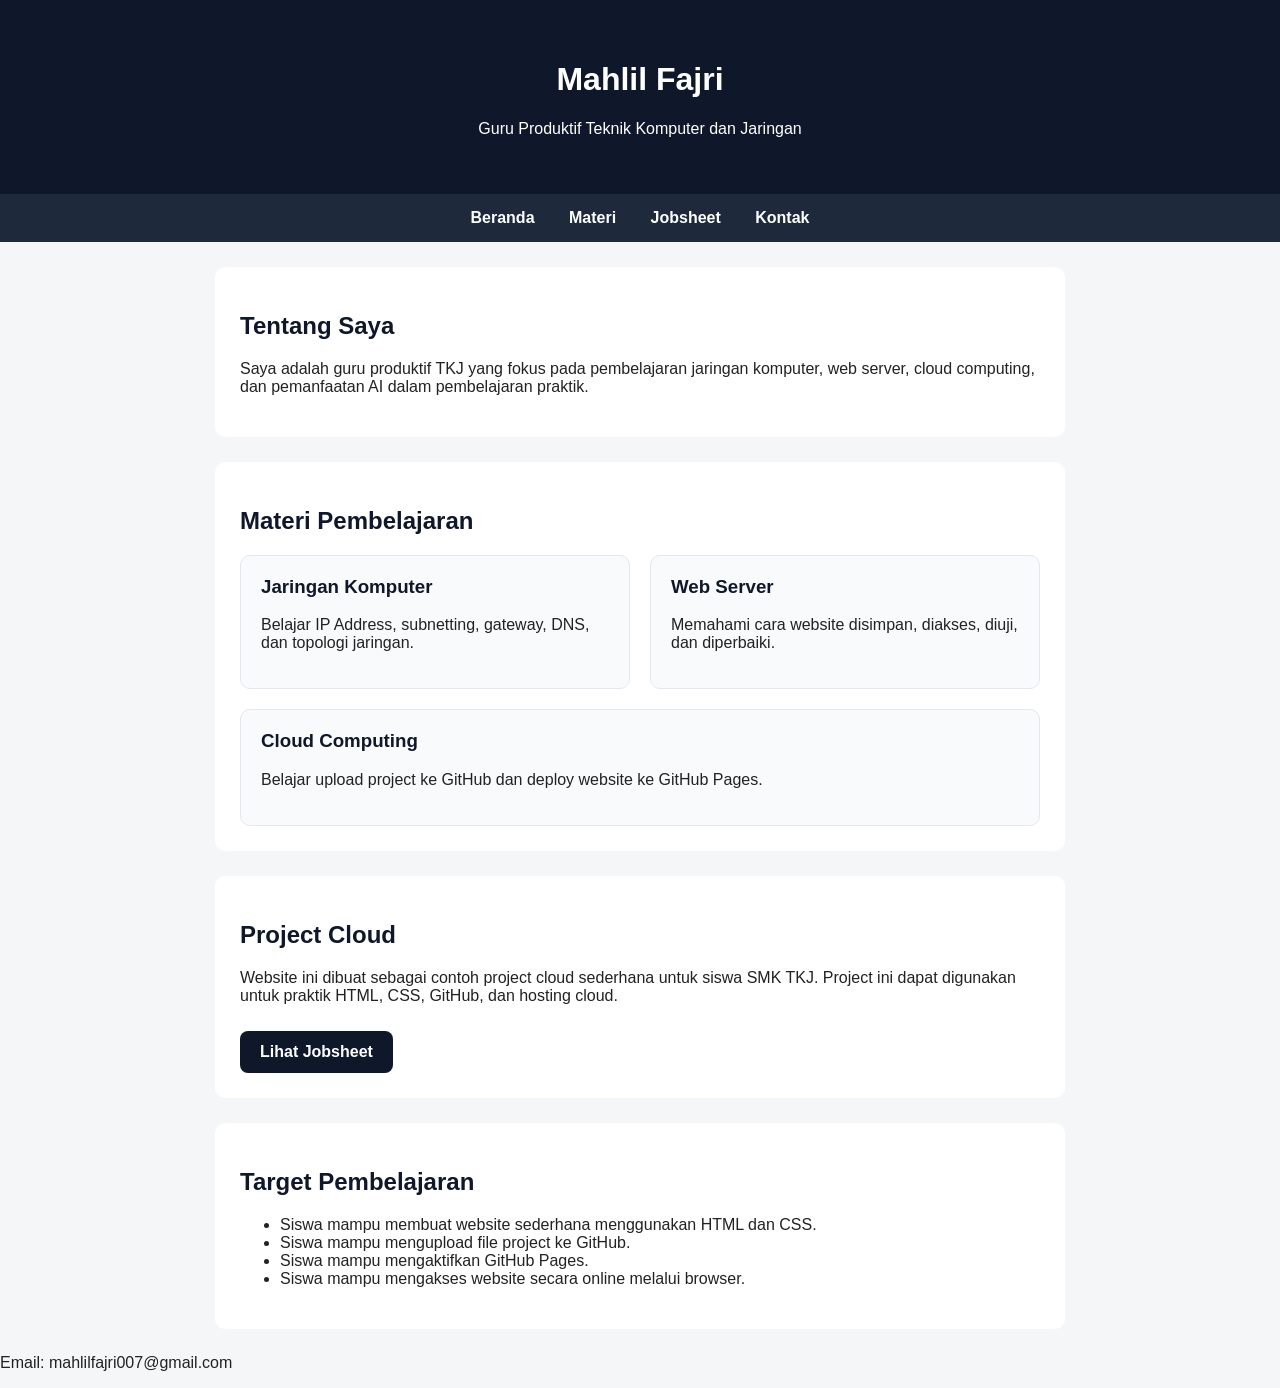
<file: index.html>
<!DOCTYPE html>
<html lang="id">
<head>
  <meta charset="UTF-8">
  <title>Portofolio Guru TKJ</title>
  <link rel="stylesheet" href="style.css">
</head>
<body>

  <header>
    <h1>Mahlil Fajri</h1>
    <p>Guru Produktif Teknik Komputer dan Jaringan</p>
  </header>

  <nav>
    <a href="index.html">Beranda</a>
    <a href="materi.html">Materi</a>
    <a href="jobsheet.html">Jobsheet</a>
    <a href="kontak.html">Kontak</a>
  </nav>
  
<section>
  <h2>Tentang Saya</h2>
  <p>
    Saya adalah guru produktif TKJ yang fokus pada pembelajaran jaringan komputer,
    web server, cloud computing, dan pemanfaatan AI dalam pembelajaran praktik.
  </p>
</section>

<section>
  <h2>Materi Pembelajaran</h2>

  <div class="card-container">
    <div class="card">
      <h3>Jaringan Komputer</h3>
      <p>Belajar IP Address, subnetting, gateway, DNS, dan topologi jaringan.</p>
    </div>

    <div class="card">
      <h3>Web Server</h3>
      <p>Memahami cara website disimpan, diakses, diuji, dan diperbaiki.</p>
    </div>

    <div class="card">
      <h3>Cloud Computing</h3>
      <p>Belajar upload project ke GitHub dan deploy website ke GitHub Pages.</p>
    </div>
  </div>
</section>

<section>
  <h2>Project Cloud</h2>
  <p>
    Website ini dibuat sebagai contoh project cloud sederhana untuk siswa SMK TKJ.
    Project ini dapat digunakan untuk praktik HTML, CSS, GitHub, dan hosting cloud.
  </p>

  <a class="button" href="jobsheet.html">Lihat Jobsheet</a>
</section>

<section>
  <h2>Target Pembelajaran</h2>
  <ul>
    <li>Siswa mampu membuat website sederhana menggunakan HTML dan CSS.</li>
    <li>Siswa mampu mengupload file project ke GitHub.</li>
    <li>Siswa mampu mengaktifkan GitHub Pages.</li>
    <li>Siswa mampu mengakses website secara online melalui browser.</li>
  </ul>
</section>

</section>
    <p>Email: mahlilfajri007@gmail.com</p>
  </footer>

</body>
</html>
</file>
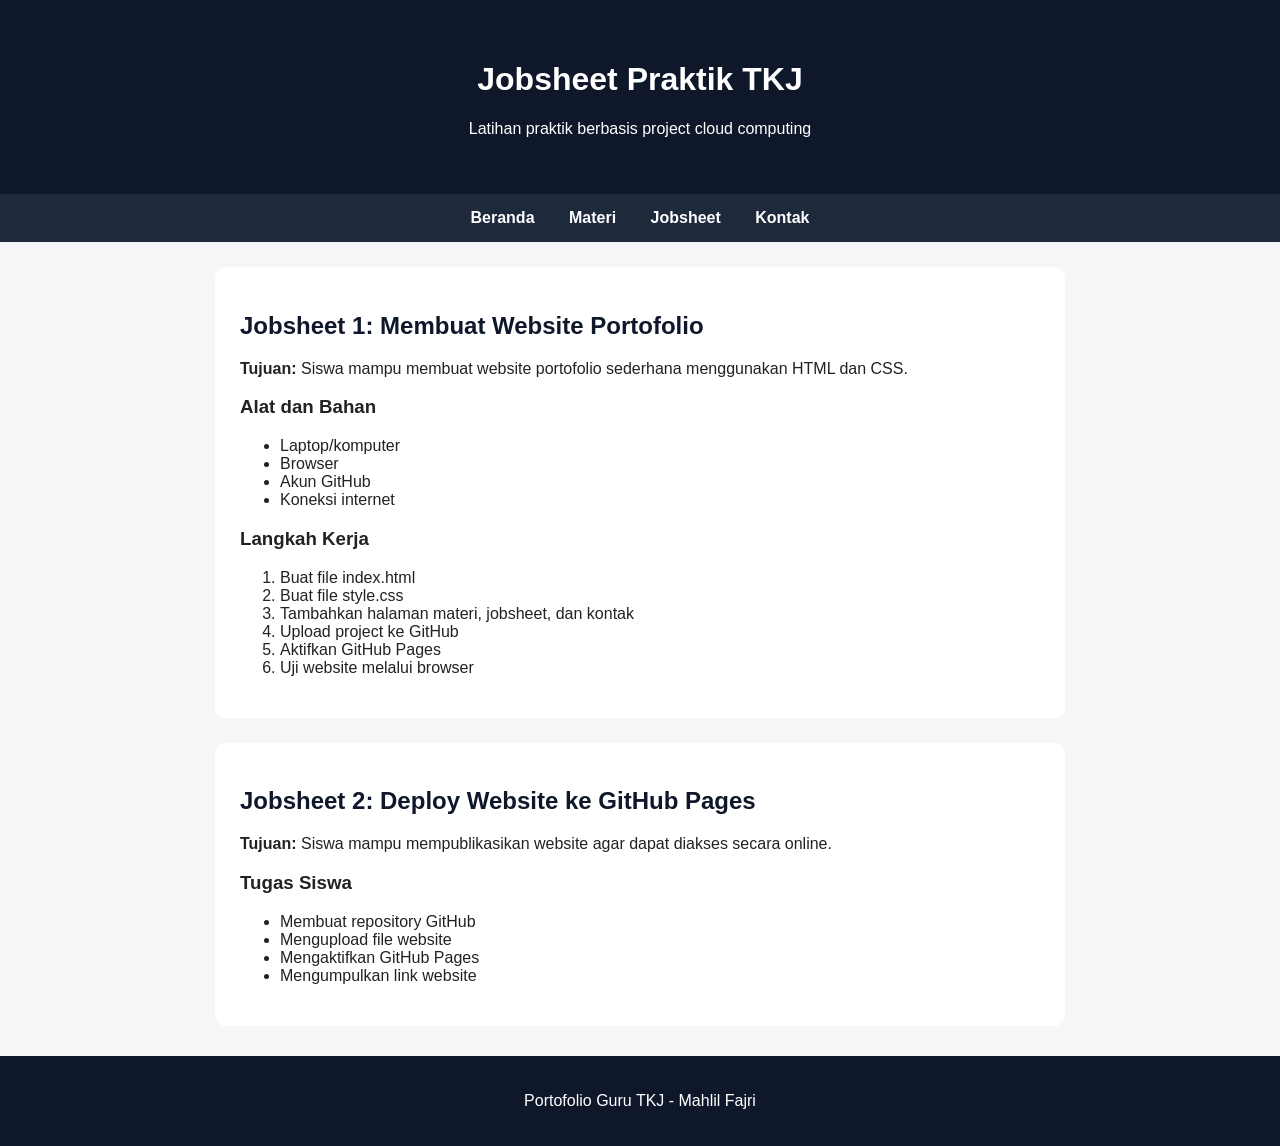
<file: jobsheet.html>
<!DOCTYPE html>
<html lang="id">
<head>
  <meta charset="UTF-8">
  <title>Jobsheet Praktik TKJ</title>
  <link rel="stylesheet" href="style.css">
</head>
<body>

<header>
  <h1>Jobsheet Praktik TKJ</h1>
  <p>Latihan praktik berbasis project cloud computing</p>
</header>

<nav>
  <a href="index.html">Beranda</a>
  <a href="materi.html">Materi</a>
  <a href="jobsheet.html">Jobsheet</a>
  <a href="kontak.html">Kontak</a>
</nav>

<section>
  <h2>Jobsheet 1: Membuat Website Portofolio</h2>
  <p><b>Tujuan:</b> Siswa mampu membuat website portofolio sederhana menggunakan HTML dan CSS.</p>

  <h3>Alat dan Bahan</h3>
  <ul>
    <li>Laptop/komputer</li>
    <li>Browser</li>
    <li>Akun GitHub</li>
    <li>Koneksi internet</li>
  </ul>

  <h3>Langkah Kerja</h3>
  <ol>
    <li>Buat file index.html</li>
    <li>Buat file style.css</li>
    <li>Tambahkan halaman materi, jobsheet, dan kontak</li>
    <li>Upload project ke GitHub</li>
    <li>Aktifkan GitHub Pages</li>
    <li>Uji website melalui browser</li>
  </ol>
</section>

<section>
  <h2>Jobsheet 2: Deploy Website ke GitHub Pages</h2>
  <p><b>Tujuan:</b> Siswa mampu mempublikasikan website agar dapat diakses secara online.</p>

  <h3>Tugas Siswa</h3>
  <ul>
    <li>Membuat repository GitHub</li>
    <li>Mengupload file website</li>
    <li>Mengaktifkan GitHub Pages</li>
    <li>Mengumpulkan link website</li>
  </ul>
</section>

<footer>
  <p>Portofolio Guru TKJ - Mahlil Fajri</p>
</footer>

</body>
</html>
</file>
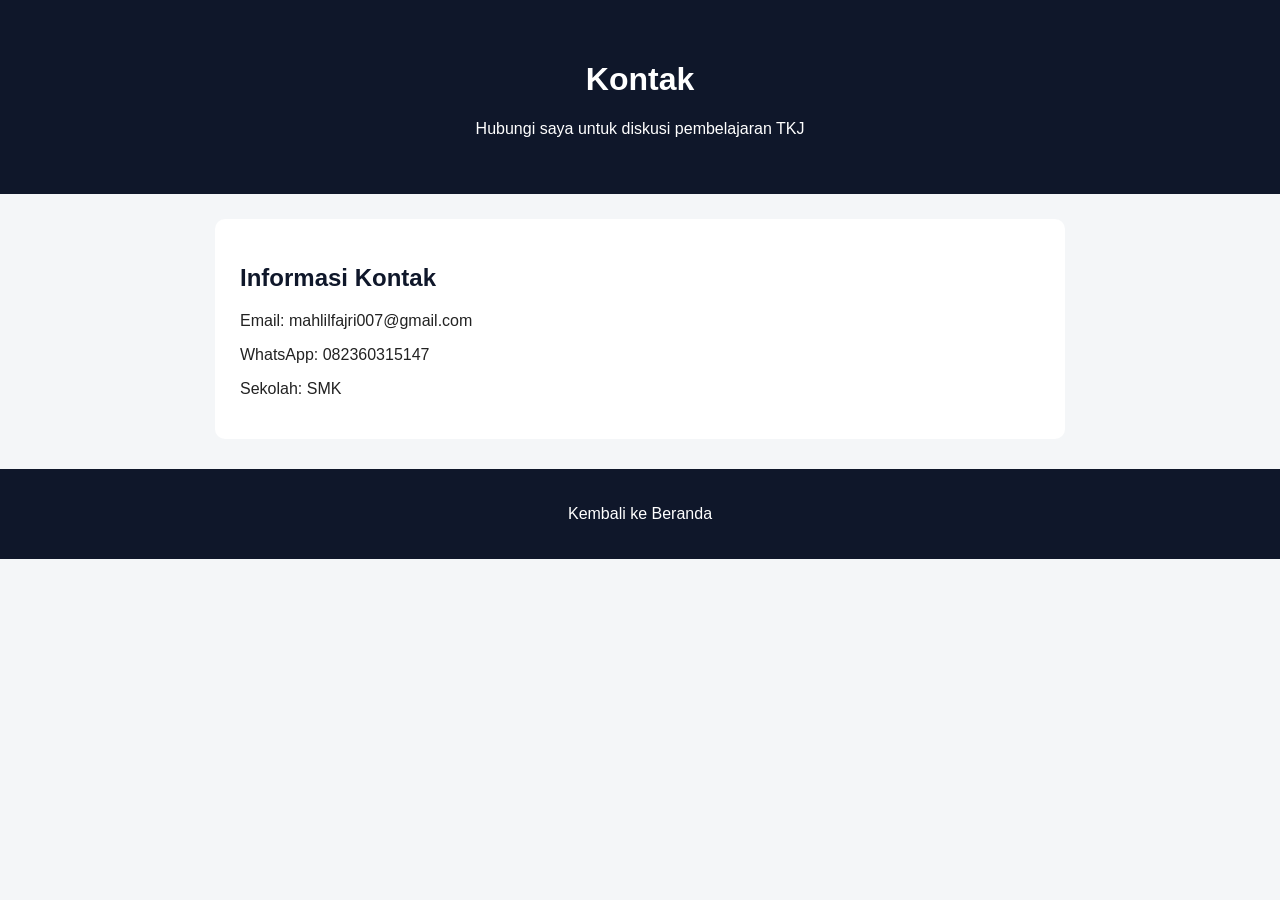
<file: kontak.html>
<!DOCTYPE html>
<html lang="id">
<head>
  <meta charset="UTF-8">
  <title>Kontak</title>
  <link rel="stylesheet" href="style.css">
</head>
<body>

  <header>
    <h1>Kontak</h1>
    <p>Hubungi saya untuk diskusi pembelajaran TKJ</p>
  </header>

  <section>
    <h2>Informasi Kontak</h2>
    <p>Email: mahlilfajri007@gmail.com</p>
    <p>WhatsApp: 082360315147</p>
    <p>Sekolah: SMK</p>
  </section>

  <footer>
    <p><a href="index.html">Kembali ke Beranda</a></p>
  </footer>

</body>
</html>
</file>
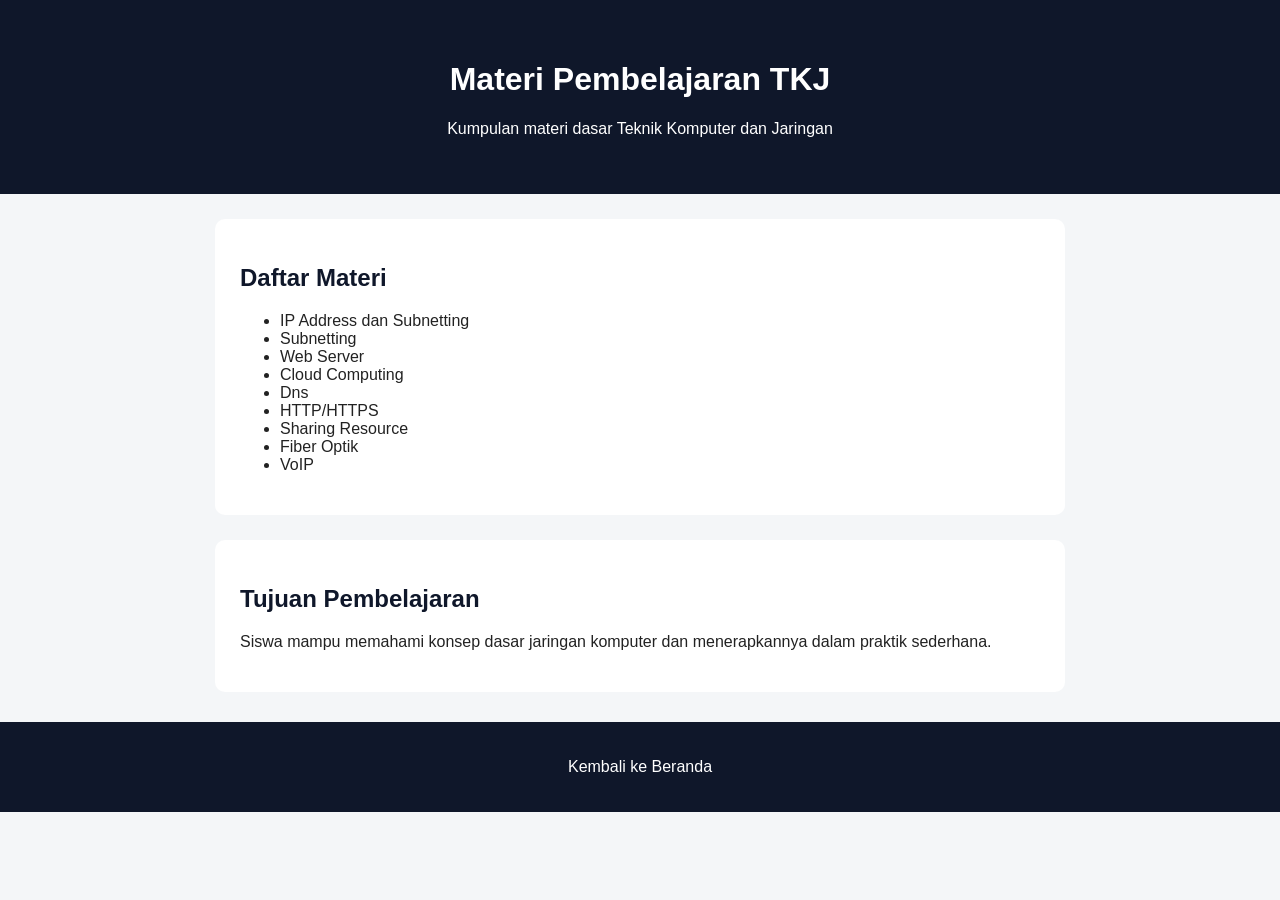
<file: materi.html>
<!DOCTYPE html>
<html lang="id">
<head>
  <meta charset="UTF-8">
  <title>Materi TKJ</title>
  <link rel="stylesheet" href="style.css">
</head>
<body>

  <header>
    <h1>Materi Pembelajaran TKJ</h1>
    <p>Kumpulan materi dasar Teknik Komputer dan Jaringan</p>
  </header>

  <section>
    <h2>Daftar Materi</h2>
    <ul>
      <li>IP Address dan Subnetting</li>
      <li>Subnetting</li> 
      <li>Web Server</li>
      <li>Cloud Computing</li>
      <li>Dns</li>
      <li>HTTP/HTTPS</li>
      <li>Sharing Resource</li>
      <li>Fiber Optik</li>
      <li>VoIP</li>
    
    </ul>
  </section>

  <section>
    <h2>Tujuan Pembelajaran</h2>
    <p>Siswa mampu memahami konsep dasar jaringan komputer dan menerapkannya dalam praktik sederhana.</p>
  </section>

  <footer>
    <p><a href="index.html">Kembali ke Beranda</a></p>
  </footer>

</body>
</html>
</file>
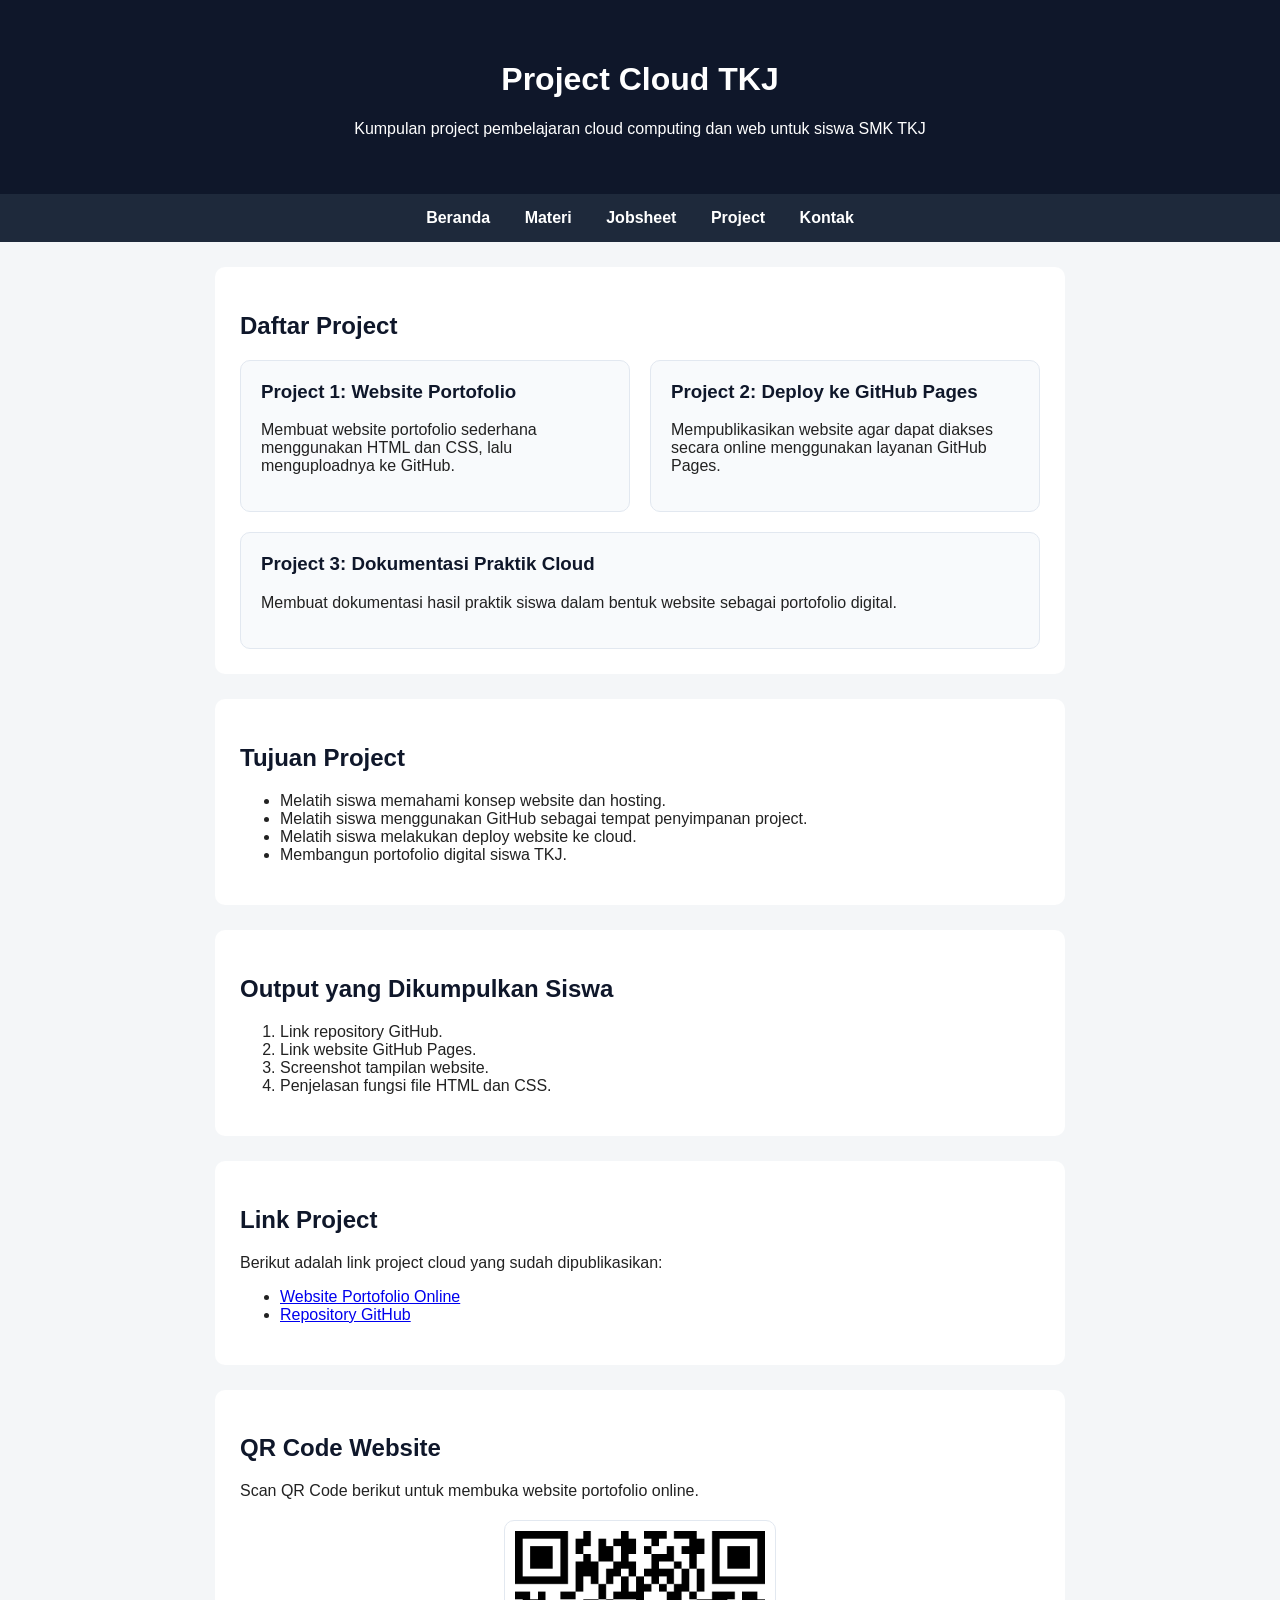
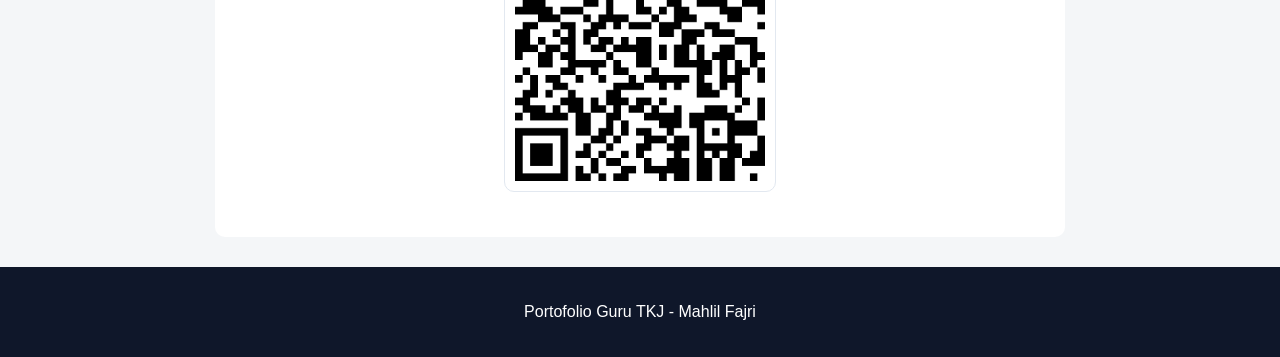
<file: project.html>
<!DOCTYPE html>
<html lang="id">
<head>
  <meta charset="UTF-8">
  <title>Project Cloud TKJ</title>
  <link rel="stylesheet" href="style.css">
</head>
<body>

<header>
  <h1>Project Cloud TKJ</h1>
  <p>Kumpulan project pembelajaran cloud computing dan web untuk siswa SMK TKJ</p>
</header>

<nav>
  <a href="index.html">Beranda</a>
  <a href="materi.html">Materi</a>
  <a href="jobsheet.html">Jobsheet</a>
  <a href="project.html">Project</a>
  <a href="kontak.html">Kontak</a>
</nav>

<section>
  <h2>Daftar Project</h2>

  <div class="card-container">
    <div class="card">
      <h3>Project 1: Website Portofolio</h3>
      <p>
        Membuat website portofolio sederhana menggunakan HTML dan CSS,
        lalu menguploadnya ke GitHub.
      </p>
    </div>

    <div class="card">
      <h3>Project 2: Deploy ke GitHub Pages</h3>
      <p>
        Mempublikasikan website agar dapat diakses secara online
        menggunakan layanan GitHub Pages.
      </p>
    </div>

    <div class="card">
      <h3>Project 3: Dokumentasi Praktik Cloud</h3>
      <p>
        Membuat dokumentasi hasil praktik siswa dalam bentuk website
        sebagai portofolio digital.
      </p>
    </div>
  </div>
</section>

<section>
  <h2>Tujuan Project</h2>
  <ul>
    <li>Melatih siswa memahami konsep website dan hosting.</li>
    <li>Melatih siswa menggunakan GitHub sebagai tempat penyimpanan project.</li>
    <li>Melatih siswa melakukan deploy website ke cloud.</li>
    <li>Membangun portofolio digital siswa TKJ.</li>
  </ul>
</section>

<section>
  <h2>Output yang Dikumpulkan Siswa</h2>
  <ol>
    <li>Link repository GitHub.</li>
    <li>Link website GitHub Pages.</li>
    <li>Screenshot tampilan website.</li>
    <li>Penjelasan fungsi file HTML dan CSS.</li>
  </ol>
</section>

<section>
  <h2>Link Project</h2>
  <p>
    Berikut adalah link project cloud yang sudah dipublikasikan:
  </p>

  <ul>
    <li>
      <a href="https://alluringSwan.github.io/portofolio-guru-tkj/" target="_blank">
        Website Portofolio Online
      </a>
    </li>
    <li>
      <a href="https://github.com/alluringSwan/portofolio-guru-tkj" target="_blank">
        Repository GitHub
      </a>
    </li>
  </ul>
</section>

<section>
  <h2>QR Code Website</h2>
  <p>Scan QR Code berikut untuk membuka website portofolio online.</p>

  <img src="img/qr-code.png" alt="QR Code Website Portofolio" class="qrcode">
</section>

<footer>
  <p>Portofolio Guru TKJ - Mahlil Fajri</p>
</footer>

</body>
</html>
</file>
<file: style.css>
body {
  font-family: Arial, sans-serif;
  margin: 0;
  background: #f4f6f8;
  color: #222;
}

header {
  background: #0f172a;
  color: white;
  text-align: center;
  padding: 40px 20px;
}

nav {
  background: #1e293b;
  text-align: center;
  padding: 15px;
}

nav a {
  color: white;
  text-decoration: none;
  margin: 0 15px;
  font-weight: bold;
}

nav a:hover {
  color: #38bdf8;
}

section {
  background: white;
  max-width: 800px;
  margin: 25px auto;
  padding: 25px;
  border-radius: 10px;
}

h2 {
  color: #0f172a;
}

footer {
  text-align: center;
  background: #0f172a;
  color: white;
  padding: 20px;
  margin-top: 30px;
}

footer a {
  color: white;
  text-decoration: none;
}

.card-container {
  display: flex;
  gap: 20px;
  flex-wrap: wrap;
}

.card {
  background: #f8fafc;
  border: 1px solid #e2e8f0;
  padding: 20px;
  border-radius: 10px;
  flex: 1;
  min-width: 220px;
}

.card h3 {
  color: #0f172a;
  margin-top: 0;
}

.button {
  display: inline-block;
  background: #0f172a;
  color: white;
  padding: 12px 20px;
  border-radius: 8px;
  text-decoration: none;
  font-weight: bold;
  margin-top: 10px;
}

.button:hover {
  background: #1e293b;
}

.qrcode {
  display: block;
  max-width: 250px;
  width: 100%;
  margin: 20px auto;
  border: 1px solid #e2e8f0;
  padding: 10px;
  border-radius: 10px;
  background: white;
}
</file>
